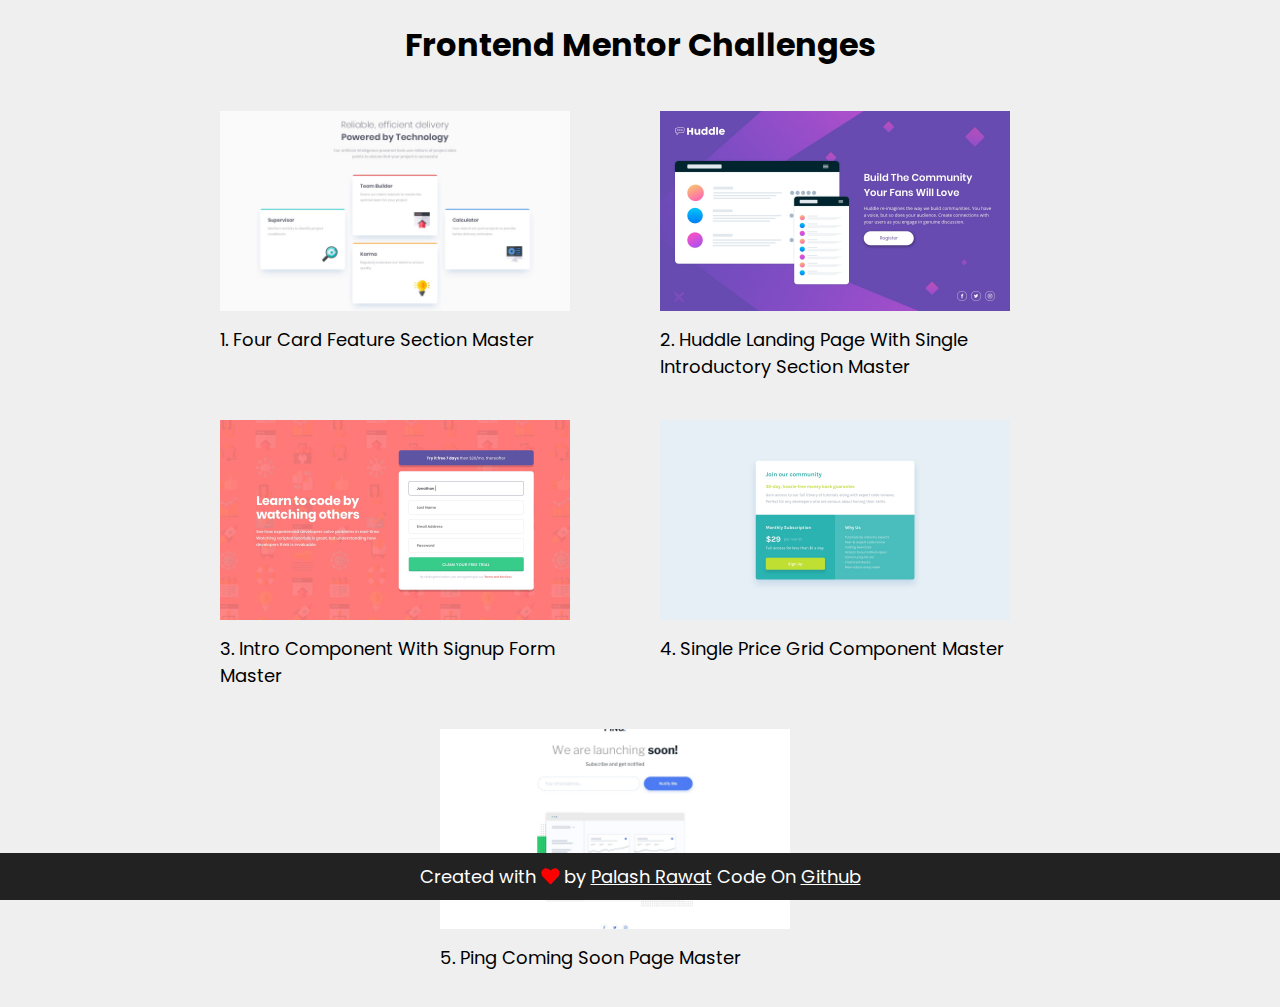
<file: index.html>
<!DOCTYPE html>
<html lang="en">
  <head>
    <meta charset="UTF-8" />
    <meta http-equiv="X-UA-Compatible" content="IE=edge" />
    <meta name="viewport" content="width=device-width, initial-scale=1.0" />
    <title>Main Page Of Frontend Mentor Projects</title>

    <link
      rel="stylesheet"
      href="https://cdnjs.cloudflare.com/ajax/libs/font-awesome/5.12.1/css/all.min.css"
    />

    <link rel="stylesheet" href="style.css" />
  </head>
  <body>
    <h1>Frontend Mentor Challenges</h1>

    <ul id="list"></ul>

    <footer>
      Created with <i class="fas fa-heart"></i> by
      <a href="https://www.linkedin.com/in/palashrawat/"> Palash Rawat</a> Code
      On
      <a href="https://github.com/ronaldorawat/Frontend-Mentor-Challenges"
        >Github</a
      >
    </footer>
    <script src="./script.js"></script>
  </body>
</html>
</file>
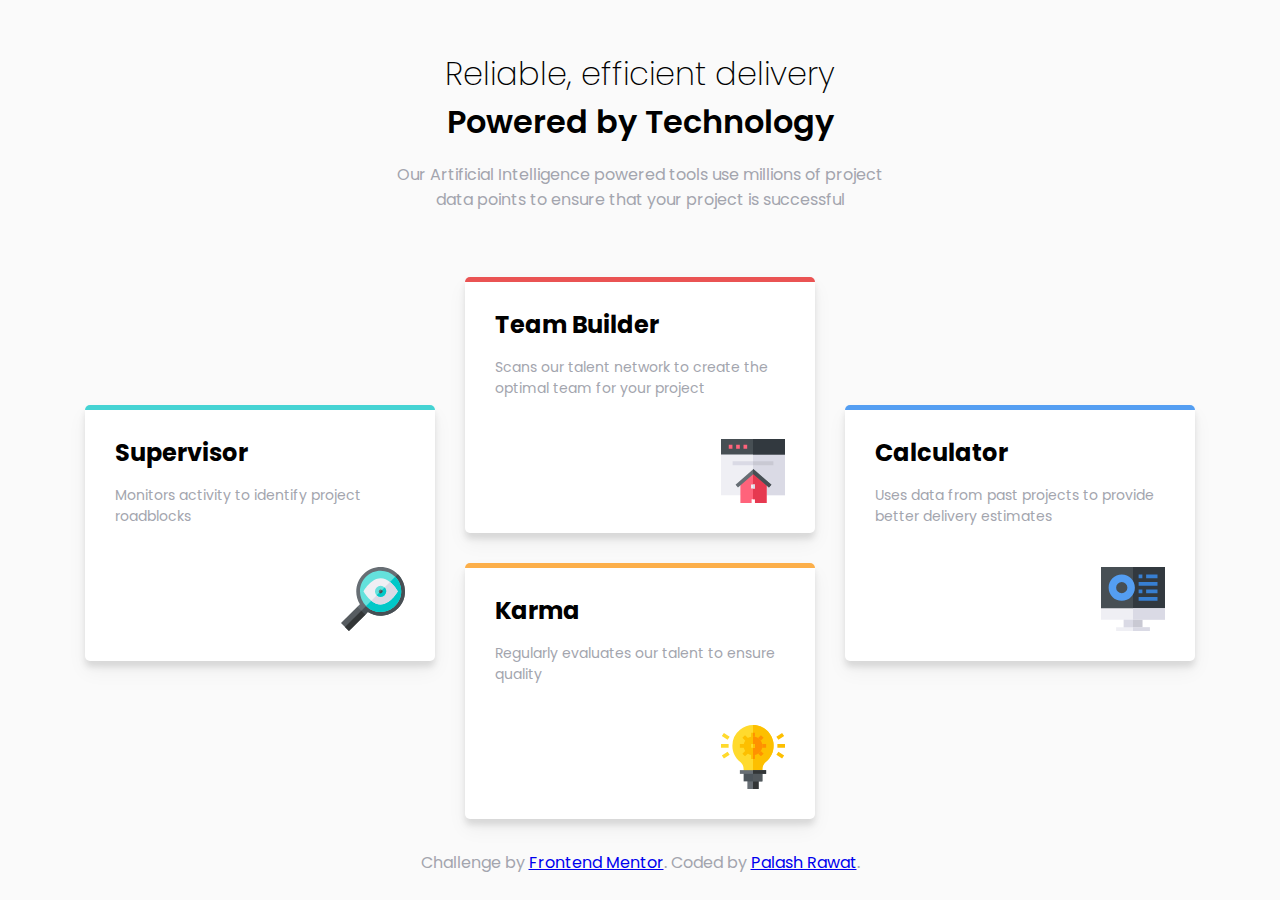
<file: four-card-feature-section-master/index.html>
<!DOCTYPE html>
<html lang="en">
  <head>
    <meta charset="UTF-8" />
    <meta name="viewport" content="width=device-width, initial-scale=1.0" />
    <!-- displays site properly based on user's device -->

    <link
      rel="icon"
      type="image/png"
      sizes="32x32"
      href="./images/favicon-32x32.png"
    />

    <title>Frontend Mentor | Four card feature section</title>
    <link rel="stylesheet" href="style.css" />

    <!-- Feel free to remove these styles or customise in your own stylesheet 👍 -->
  </head>

  <body>
    <header>
      <h1>
        Reliable, efficient delivery
        <span>Powered by Technology</span>
      </h1>

      <p>
        Our Artificial Intelligence powered tools use millions of project data
        points to ensure that your project is successful
      </p>
    </header>

    <div class="container">
      <div class="box box-cyan box-push">
        <h2>Supervisor</h2>
        <p>Monitors activity to identify project roadblocks</p>
        <img src="images\icon-supervisor.svg" alt="Supervisor" />
      </div>

      <div class="box box-red">
        <h2>Team Builder</h2>

        <p>
          Scans our talent network to create the optimal team for your project
        </p>
        <img src="images\icon-team-builder.svg" alt="Team Builder" />
      </div>

      <div class="box box-blue box-push">
        <h2>Calculator</h2>
        <p>Uses data from past projects to provide better delivery estimates</p>
        <img src="images\icon-calculator.svg" alt="Calculator" />
      </div>

      <div class="box box-orange">
        <h2>Karma</h2>
        <p>Regularly evaluates our talent to ensure quality</p>
        <img src="images\icon-karma.svg" alt="Karma" />
      </div>
    </div>

    <footer>
      <p class="attribution">
        Challenge by
        <a href="https://www.frontendmentor.io?ref=challenge" target="_blank"
          >Frontend Mentor</a
        >. Coded by <a href="https://github.com/ronaldorawat">Palash Rawat</a>.
      </p>
    </footer>
  </body>
</html>
</file>
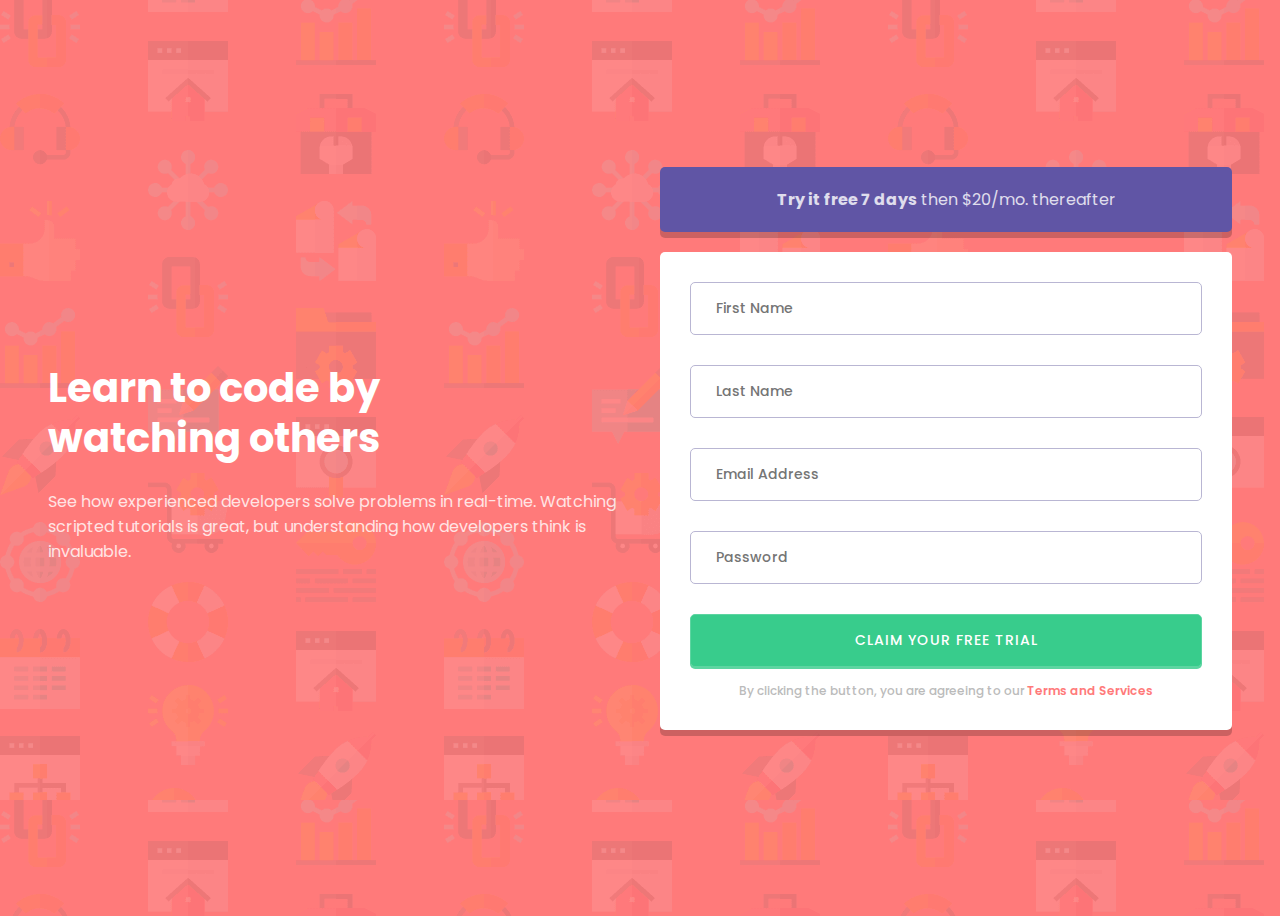
<file: intro-component-with-signup-form-master/index.html>
<!DOCTYPE html>
<html lang="en">
  <head>
    <meta charset="UTF-8" />
    <meta name="viewport" content="width=device-width, initial-scale=1.0" />
    <!-- displays site properly based on user's device -->

    <link
      rel="icon"
      type="image/png"
      sizes="32x32"
      href="./images/favicon-32x32.png"
    />

    <title>Frontend Mentor | Intro component with sign up form</title>

    <link rel="stylesheet" href="style.css" />
  </head>
  <body>
    <div class="container">
      <div>
        <h1>
          Learn to code by
          <br />
          watching others
        </h1>
        <p>
          See how experienced developers solve problems in real-time. Watching
          scripted tutorials is great, but understanding how developers think is
          invaluable.
        </p>
      </div>
      <div>
        <div class="box box-blue">
          <p>
            <strong>Try it free 7 days</strong>
            then $20/mo. thereafter
          </p>
        </div>

        <form class="box" id="form">
          <div class="form-control">
            <input type="text" id="firstname" placeholder="First Name" />
            <img src="./images/icon-error.svg" alt="error-icon" />
            <small></small>
          </div>

          <div class="form-control">
            <input type="text" id="lastname" placeholder="Last Name" />
            <img src="./images/icon-error.svg" alt="error-icon" />
            <small></small>
          </div>

          <div class="form-control">
            <input type="email" id="email" placeholder="Email Address" />
            <img src="./images/icon-error.svg" alt="error-icon" />
            <small></small>
          </div>

          <div class="form-control">
            <input type="password" id="password" placeholder="Password" />
            <img src="./images/icon-error.svg" alt="error-icon" />
            <small></small>
          </div>

          <button>Claim your free trial</button>
          <small>
            By clicking the button, you are agreeing to our
            <a href="#">Terms and Services</a>
          </small>
        </form>
      </div>
    </div>

    <script src="./script.js"></script>
  </body>
</html>
</file>
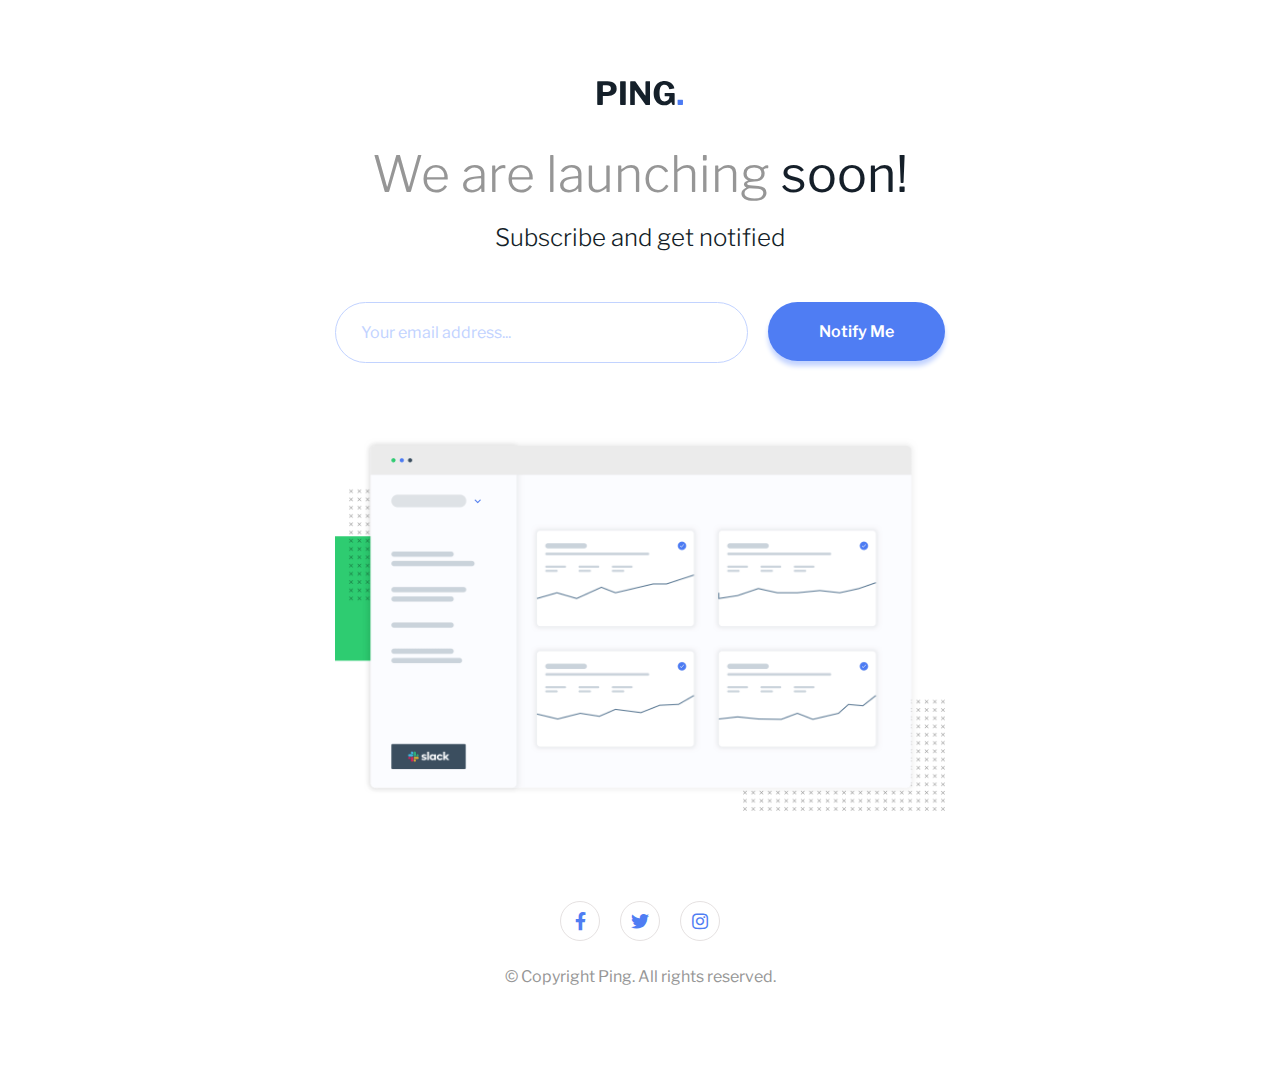
<file: ping-coming-soon-page-master/index.html>
<!DOCTYPE html>
<html lang="en">
	<head>
		<meta charset="UTF-8" />
		<meta name="viewport" content="width=device-width, initial-scale=1.0" />
		<!-- displays site properly based on user's device -->

		<link
			rel="icon"
			type="image/png"
			sizes="32x32"
			href="./images/favicon-32x32.png"
		/>

		<title>Frontend Mentor | Ping coming soon page</title>
		<link
			rel="stylesheet"
			href="https://cdnjs.cloudflare.com/ajax/libs/font-awesome/5.12.1/css/all.min.css"
		/>
		<link rel="stylesheet" href="style.css" />

		<script defer src="script.js"></script>
	</head>
	<body>
		<main>
			<img src="./images/logo.svg" alt="logo" class="logo" />
			<h1>
				We are launching
				<strong>soon!</strong>
			</h1>
			<h2>Subscribe and get notified</h2>

			<form id="form">
				<div class="form-left">
					<input
						type="email"
						name="email"
						id="email"
						placeholder="Your email address..."
					/>
					<small>Error</small>
				</div>
				<button>Notify Me</button>
			</form>

			<img
				src="./images/illustration-dashboard.png"
				alt="illustration"
				class="illustration"
			/>

			<footer>
				<ul class="social-list">
					<li>
						<a href="https://facebook.com/florinpop17">
							<i class="fab fa-facebook-f"></i>
						</a>
					</li>
					<li>
						<a href="https://twitter.com/florinpop1705">
							<i class="fab fa-twitter"></i>
						</a>
					</li>
					<li>
						<a href="https://instagram.com/florinpop17">
							<i class="fab fa-instagram"></i>
						</a>
					</li>
				</ul>
				<p>
					&copy; Copyright Ping. All rights reserved.
				</p>
			</footer>
		</main>
	</body>
</html>
</file>
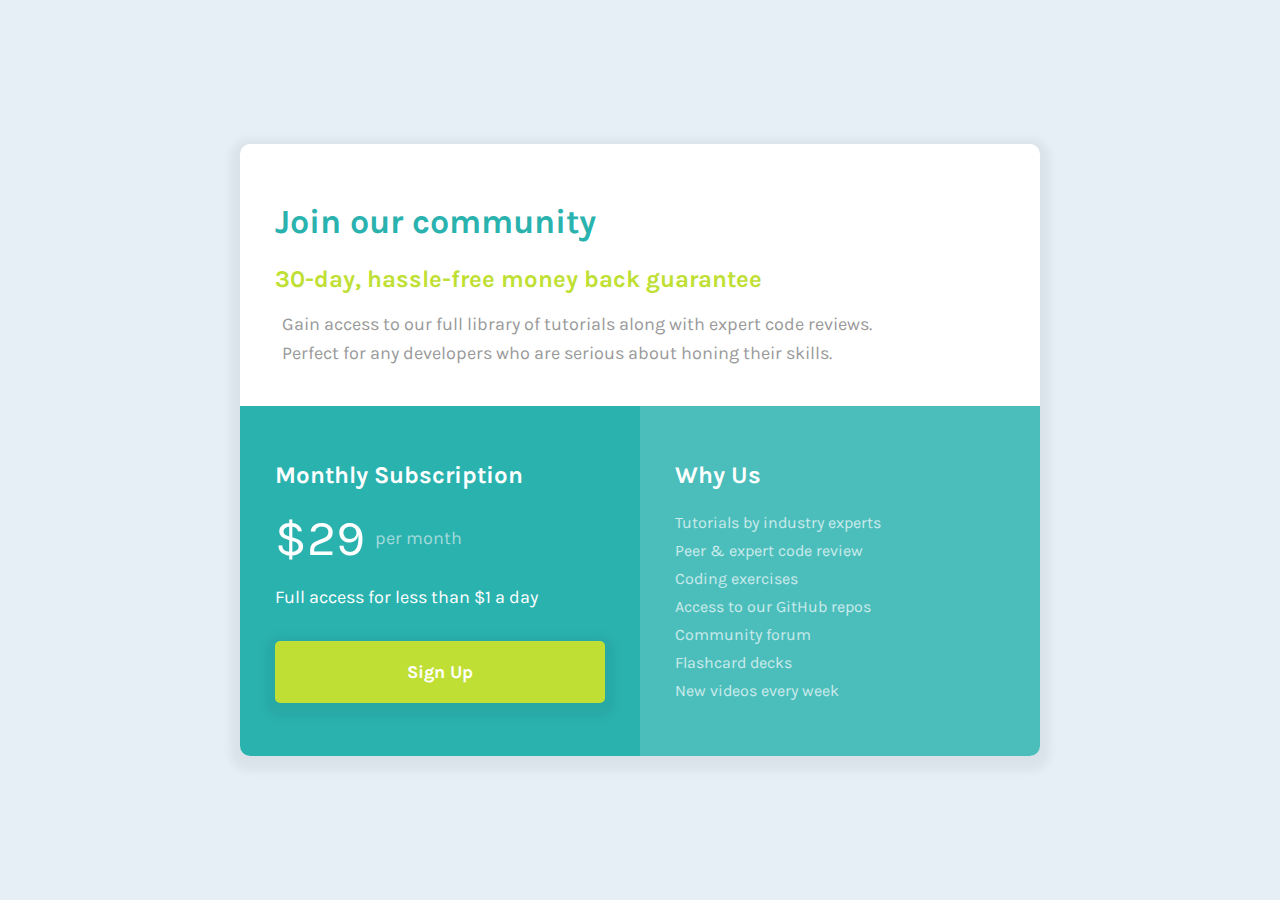
<file: single-price-grid-component-master/index.html>
<!DOCTYPE html>
<html lang="en">
  <head>
    <meta charset="UTF-8" />
    <meta name="viewport" content="width=device-width, initial-scale=1.0" />
    <!-- displays site properly based on user's device -->

    <link
      rel="icon"
      type="image/png"
      sizes="32x32"
      href="./images/favicon-32x32.png"
    />

    <title>Frontend Mentor | Single Price Grid Component</title>

    <link rel="stylesheet" href="./style.css" />
  </head>
  <body>
    <main>
      <section>
        <h1>Join our community</h1>

        <h2 class="yellow-text">30-day, hassle-free money back guarantee</h2>
        <p class="light-black">
          Gain access to our full library of tutorials along with expert code
          reviews.
        </p>
        <p class="light-black">
          Perfect for any developers who are serious about honing their skills.
        </p>
      </section>

      <div class="row">
        <section class="cyan">
          <h2>Monthly Subscription</h2>

          <p class="faded">
            <span class="big">&dollar;29</span>
            per month
          </p>

          <p>Full access for less than &dollar;1 a day</p>

          <button>Sign Up</button>
        </section>

        <section class="greyish-blue">
          <h2>Why Us</h2>

          <ul>
            <li>Tutorials by industry experts</li>
            <li>Peer &amp; expert code review</li>
            <li>Coding exercises</li>
            <li>Access to our GitHub repos</li>
            <li>Community forum</li>
            <li>Flashcard decks</li>
            <li>New videos every week</li>
          </ul>
        </section>
      </div>
    </main>
  </body>
</html>
</file>
<file: style.css>
@import url("https://fonts.googleapis.com/css?family=Poppins&display=swap");

* {
  box-sizing: border-box;
}

body {
  background: #efefef;
  font-family: "Poppins", sans-serif;
}

h1 {
  text-align: center;
}

ul {
  display: flex;
  flex-wrap: wrap;
  align-items: flex-start;
  justify-content: center;
  list-style-type: none;
  padding: 0;
}

ul li {
  margin: 20px;
  width: 400px;
}

ul li a {
  color: #000;
  font-size: 18px;
  text-decoration: none;
}

ul li a:hover {
  text-decoration: underline;
}

ul li a img {
  display: block;
  object-fit: cover;
  margin-bottom: 15px;
  height: 200px;
  width: 350px;
  transition: transform 0.3s ease;
}

ul li a:hover img {
  transform: scale(1.05);
}

footer {
  background-color: #222;
  color: #fff;
  font-size: 18px;
  position: fixed;
  bottom: 0;
  left: 0;
  padding: 10px;
  width: 100%;
  text-align: center;
}

footer a {
  color: #fff;
}

footer i {
  color: red;
}
</file>
<file: four-card-feature-section-master/style.css>
@import url('https://fonts.googleapis.com/css?family=Poppins:200,400,600&display=swap');


*{
    box-sizing: border-box;
}

body{
    font-family: 'Poppins', sans-serif;
    background-color: hsl(0, 0%, 98%);
}

header{
    margin: 50px auto;
    max-width: 500px;
    text-align: center;
}

h1{
    font-weight: 200;
    margin: 0;
}

h1 span{
    font-weight: 600;
}

p{
     color: hsl(229, 6%, 66%);
}

.container{
    display: flex;
    max-width: 1140px;
    margin: 0 auto;
    flex-wrap: wrap;
    justify-content: center;
}

.box{
    background-color: white;
    padding: 30px;
    width: 350px;
    margin: 15px;
    box-shadow: 0 10px 20px rgba(0, 0, 0, 0.05), 0
    6px 6px rgba(0, 0, 0, 0.1);
    border-radius: 5px;
    position: relative;
    overflow: hidden;
}


.box::after{
    content: '';
    height: 5px;
    top: 0;
    left: 0;
    width: 100%;
    position: absolute;
    
}

.box-blue::after{
    background-color: hsl(212, 86%, 64%);
}

.box-cyan::after{
    background-color: hsl(180, 62%, 55%);
}

.box-orange::after{
    background-color:  hsl(34, 97%, 64%);
}

.box-red::after{
    background-color: hsl(0, 78%, 62%);
}

.box-push{
    transform: translateY(50%);
}

.box h2{
    margin: 0;
}

.box p{
    font-size: 14px;
    margin: 15px 0 40px;
}

.box img{
    display: block;
    margin-left: auto;
    
}

footer{
    text-align: center;
}

@media (max-width: 775px) {
	.box-push {
		transform: translateY(0);
	}
}
</file>
<file: intro-component-with-signup-form-master/style.css>
@import url("https://fonts.googleapis.com/css?family=Poppins:400,500,600,700&display=swap");

* {
  box-sizing: border-box;
}

body {
  background-color: hsl(0, 100%, 74%);
  background-image: url("./images/bg-intro-desktop.png");
  font-family: "Poppins", "sans-sarif";
  color: #fff;
}

.container {
  display: flex;
  align-items: center;
  justify-content: center;
  min-height: 100vh;
  flex-wrap: wrap;
  max-width: 1440px;
  padding: 20px;
  margin: 0 auto;
}

.container > div {
  flex: 1;
  padding: 0 20px;
}

h1 {
  font-size: 40px;
  line-height: 50px;
}

p {
  opacity: 0.8;
  font-size: 16px;
  color: white;
}

.box {
  background-color: white;
  padding: 30px;
  border-radius: 5px;
  box-shadow: 0 6px rgba(0, 0, 0, 0.2);
  margin-bottom: 20px;
  text-align: center;
}

.box p {
  margin: 0;
}

.box-blue {
  background-color: hsl(248, 32%, 49%);
  /* text-align: center; */
  padding: 20px;
}

.form-control {
  position: relative;
  margin-bottom: 30px;
}

.form-control small {
  bottom: -20px;
  font-weight: 600;
  text-align: right;
  position: absolute;
  right: 0;
  opacity: 0;
  color: hsl(0, 100%, 74%);
}

input {
  border-radius: 5px;
  border: 1.2px solid hsl(246, 25%, 77%);
  font-family: "Poppins", "sans-sarif";
  display: block;
  width: 100%;
  padding: 15px 25px;
  font-weight: 500;
  font-size: 14px;
}

input:focus {
  border: 1.2px solid hsl(248, 32%, 49%);
  outline: none;
}

.form-control.error input {
  border-color: hsl(0, 100%, 74%);
  color: hsl(0, 100%, 74%);
}

.form-control.error input::placeholder {
  color: hsl(0, 100%, 74%);
}

.form-control img {
  opacity: 0;
  position: absolute;
  top: 50%;
  right: 15px;
  transform: translateY(-50%);
  height: 20px;
}

.form-control.error img {
  opacity: 1;
}

button {
  background-color: hsl(154, 59%, 51%);
  border-radius: 5px;
  border: 1.2px solid hsl(154, 59%, 60%);
  box-shadow: 0 2px hsl(154, 59%, 60%);
  color: #fff;
  cursor: pointer;
  font-family: "Poppins", "sans-sarif";
  display: block;
  width: 100%;
  padding: 15px 25px;
  letter-spacing: 1px;
  font-weight: 500;
  font-size: 14px;
  text-transform: uppercase;
}

button:focus {
  outline: none;
}

button:active {
  box-shadow: 0 0 hsl(154, 59%, 60%);
  transform: translateY(2px);
}

.form-control small {
  opacity: 0;
}

.form-control.error small {
  opacity: 1;
}

small {
  color: #bbb;
  display: block;
  font-size: 12px;
  font-weight: 500;
  margin-top: 15px;
}

small a {
  color: hsl(0, 100%, 74%);
  text-decoration: none;
  font-weight: 600;
}

@media screen and (max-width: 768px) {
  h1 {
    text-align: center;
  }

  p {
    text-align: center;
  }

  .container {
    flex-direction: column;
  }
}
</file>
<file: ping-coming-soon-page-master/style.css>
@import url('https://fonts.googleapis.com/css?family=Libre+Franklin:300,600,700&display=swap');

* {
	box-sizing: border-box;
}

body {
	font-family: 'Libre Franklin', sans-serif;
}

main {
	max-width: 650px;
	margin: 60px auto;
	padding: 20px;
	text-align: center;
}

h1 {
	color: hsl(0, 0%, 59%);
	font-weight: 300;
	font-size: 50px;
	margin-bottom: 10px;
}

h1 strong {
	color: hsl(209, 33%, 12%);
}

h2 {
	color: hsl(209, 33%, 12%);
	font-weight: 300;
}

form {
	display: flex;
	align-items: flex-start;
	margin-top: 50px;
	text-align: left;
}

.form-left {
	flex: 0.7;
}

input {
	border: 1px solid hsl(223, 100%, 88%);
	border-radius: 50px;
	font-family: 'Libre Franklin', sans-serif;
	font-size: 16px;
	padding: 20px 25px;
	margin-bottom: 15px;
	width: 100%;
}

input::placeholder {
	color: hsl(223, 100%, 88%);
}

input.error {
	border-color: hsl(354, 100%, 66%);
}

input.error::placeholder {
	color: hsl(354, 100%, 66%);
}

form small {
	color: hsl(354, 100%, 66%);
	display: none;
	font-style: italic;
	z-index: 100;
	margin: 0 20px 40px;
}

button {
	background-color: hsl(223, 87%, 63%);
	border: none;
	border-radius: 50px;
	box-shadow: 0 5px 5px hsl(223, 100%, 88%);
	color: #fff;
	cursor: pointer;
	font-family: 'Libre Franklin', sans-serif;
	font-size: 16px;
	font-weight: 600;
	padding: 20px 0;
	margin-left: 20px;
	flex: 0.3;
}

button:hover {
	opacity: 0.8;
}

.illustration {
	max-width: 100%;
	margin: 60px 0;
}

.social-list {
	display: flex;
	align-items: center;
	justify-content: center;
	padding: 0;
	list-style-type: none;
}

.social-list li {
	margin: 10px;
}

.social-list li a {
	border: 1px solid hsl(0, 7%, 89%);
	border-radius: 50%;
	color: hsl(223, 87%, 63%);
	display: inline-flex;
	align-items: center;
	justify-content: center;
	font-size: 18px;
	height: 40px;
	width: 40px;
	text-decoration: none;
}

.social-list li a:hover {
	background-color: hsl(223, 87%, 63%);
	border-color: hsl(223, 87%, 63%);
	color: #fff;
}

footer p {
	color: hsl(0, 0%, 59%);
}

@media screen and (max-width: 650px) {
	form {
		flex-direction: column;
		text-align: center;
	}

	.form-left {
		width: 100%;
	}

	button {
		margin-left: 0;
		width: 100%;
	}
}
</file>
<file: single-price-grid-component-master/style.css>
@import url("https://fonts.googleapis.com/css?family=Karla:400,700&display=swap");

* {
  box-sizing: border-box;
}

body {
  background-color: hsl(204, 43%, 93%);
  display: flex;
  align-items: center;
  justify-content: center;
  font-family: "Karla", sans-serif;
  padding: 20px;
  margin: 0;
  min-height: 100vh;
}

main {
  background-color: #fff;
  border-radius: 10px;
  box-shadow: 0 5px 10px 10px rgba(0, 0, 0, 0.05);
  max-width: 800px;
  margin: auto;
  overflow: hidden;
  width: 800px;
}

section {
  padding: 35px;
}

.greyish-blue {
  background-color: hsl(179, 47%, 52%);
  color: #fff;
}

.cyan {
  background-color: hsl(179, 62%, 43%);
  color: #fff;
}

.row {
  display: flex;
}

.row > section {
  flex: 1;
}

h1 {
  color: hsl(179, 62%, 43%);
  font-size: 34px;
}

.yellow-text {
  color: hsl(71, 73%, 54%);
}

p {
  font-size: 18px;
}

p.light-black {
  color: #999;
  margin: 7px;
}

p.faded {
  color: hsl(179, 43%, 75%);
  display: flex;
  align-items: center;
  /* LEE-UM WANTS A DIRTY HACK... ADD IT HERE! */
}

p.faded span {
  color: #fff;
  font-size: 50px;
  margin-right: 10px;
}

button {
  background-color: hsl(71, 73%, 54%);
  border-radius: 5px;
  border: none;
  box-shadow: 0 5px 10px 10px rgba(0, 0, 0, 0.05);
  color: #fff;
  font-family: "Karla", sans-serif;
  font-size: 18px;
  font-weight: 700;
  padding: 20px 0;
  margin-top: 15px;
  width: 100%;
}

ul {
  list-style-type: none;
  padding: 0;
  opacity: 0.7;
}

ul li {
  line-height: 28px;
}

@media screen and (max-width: 600px) {
  .row {
    flex-direction: column;
  }
}
</file>
